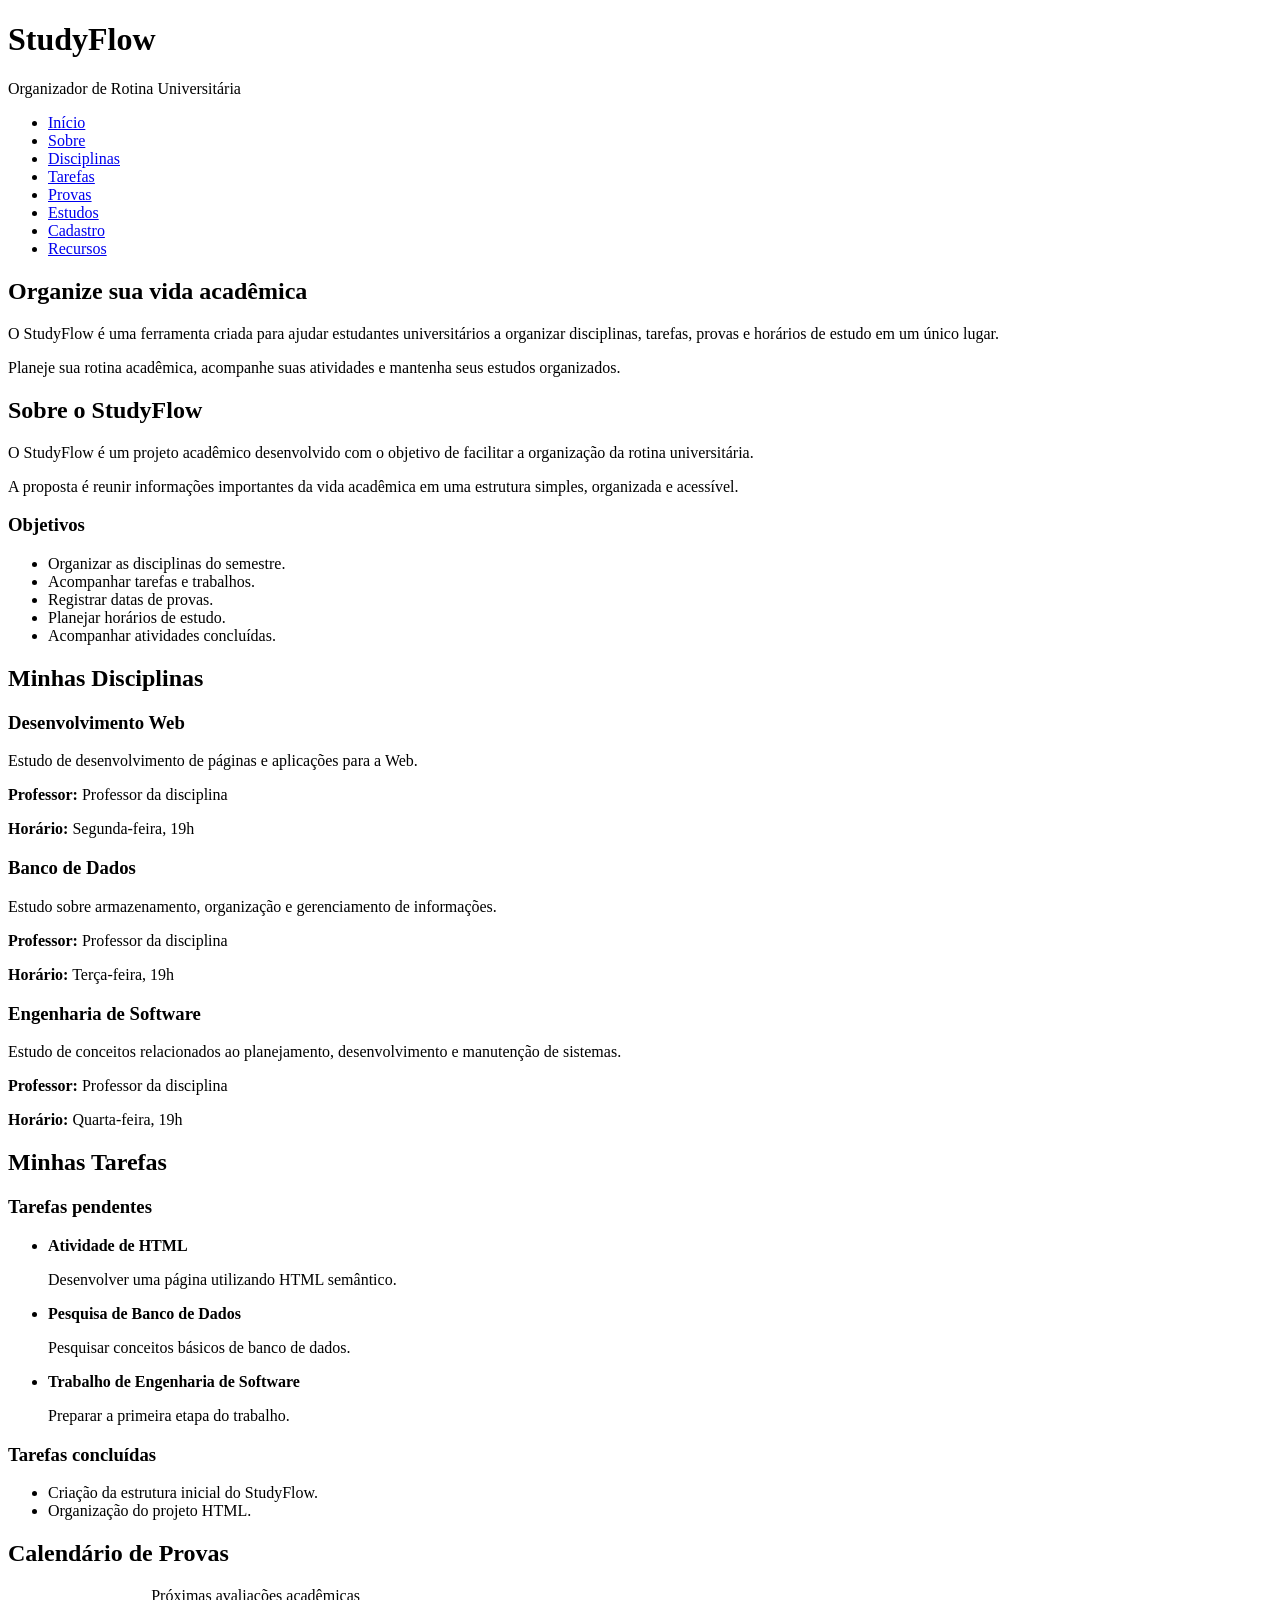
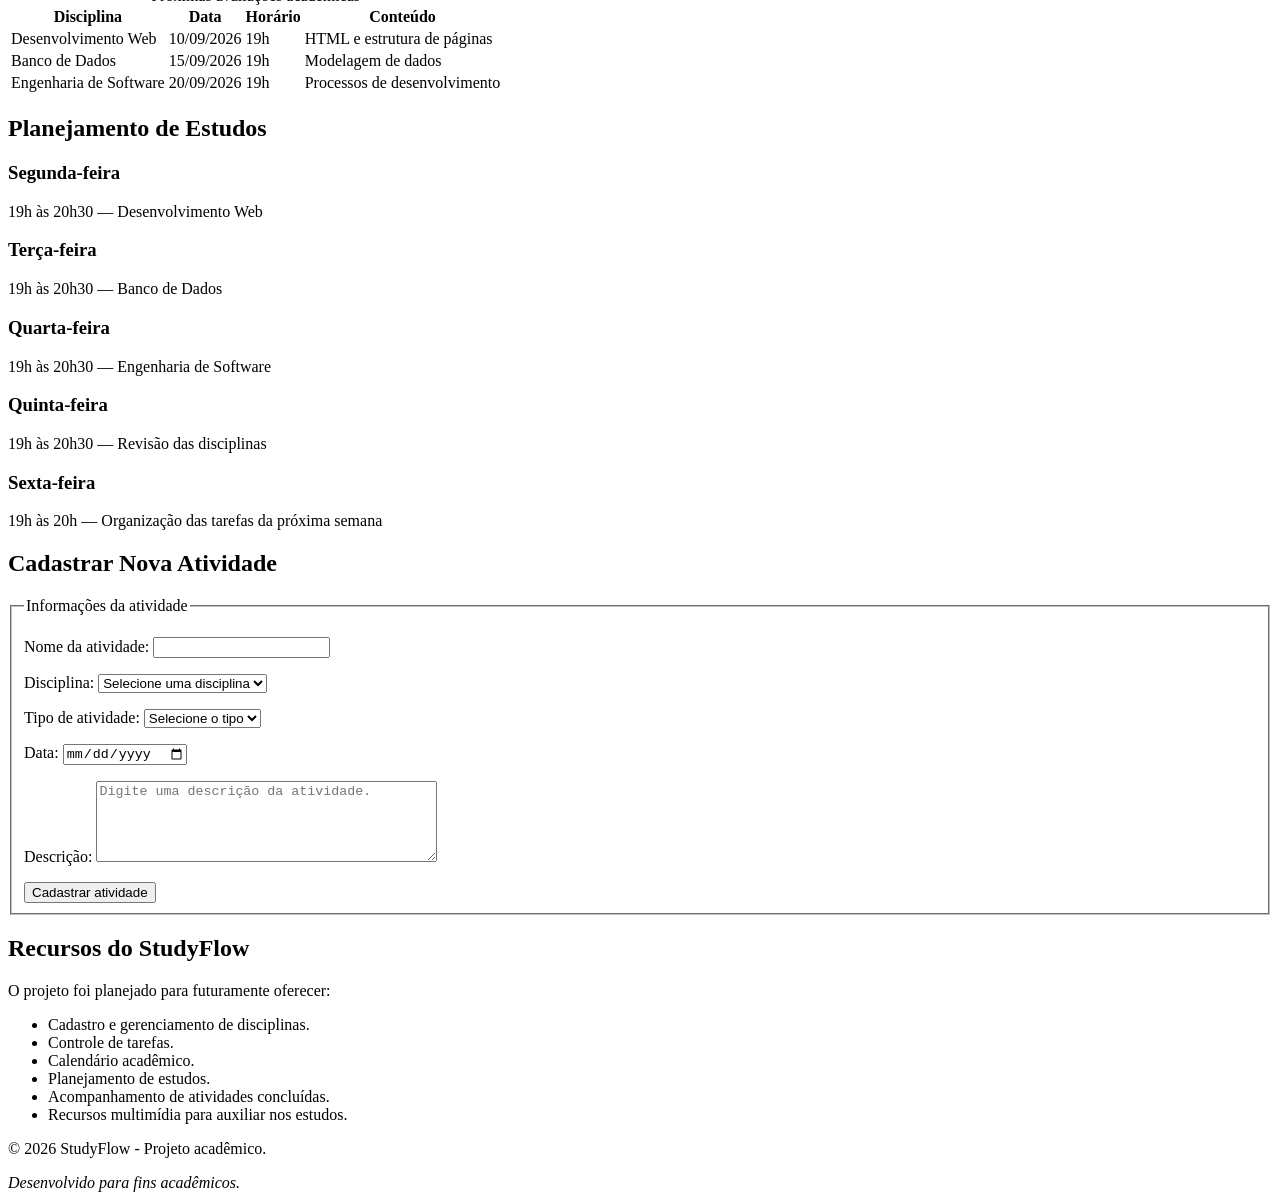
<file: index.html>
<!DOCTYPE html>
<html lang="pt-BR">

<head>
    <meta charset="UTF-8">
    <meta name="viewport" content="width=device-width, initial-scale=1.0">

    <meta name="description"
        content="StudyFlow - organizador de rotina universitária para disciplinas, tarefas, provas e estudos.">

    <title>StudyFlow - Organizador de Rotina Universitária</title>
</head>

<body>

    <header>
        <h1>StudyFlow</h1>
        <p>Organizador de Rotina Universitária</p>

        <nav aria-label="Navegação principal">
            <ul>
                <li><a href="#inicio">Início</a></li>
                <li><a href="#sobre">Sobre</a></li>
                <li><a href="#disciplinas">Disciplinas</a></li>
                <li><a href="#tarefas">Tarefas</a></li>
                <li><a href="#provas">Provas</a></li>
                <li><a href="#estudos">Estudos</a></li>
                <li><a href="#cadastro">Cadastro</a></li>
                <li><a href="#recursos">Recursos</a></li>
            </ul>
        </nav>
    </header>

    <main>

        <section id="inicio">
            <h2>Organize sua vida acadêmica</h2>

            <p>
                O StudyFlow é uma ferramenta criada para ajudar estudantes
                universitários a organizar disciplinas, tarefas, provas
                e horários de estudo em um único lugar.
            </p>

            <p>
                Planeje sua rotina acadêmica, acompanhe suas atividades
                e mantenha seus estudos organizados.
            </p>
        </section>

        <section id="sobre">
            <h2>Sobre o StudyFlow</h2>

            <p>
                O StudyFlow é um projeto acadêmico desenvolvido com o
                objetivo de facilitar a organização da rotina universitária.
            </p>

            <p>
                A proposta é reunir informações importantes da vida
                acadêmica em uma estrutura simples, organizada e acessível.
            </p>

            <h3>Objetivos</h3>

            <ul>
                <li>Organizar as disciplinas do semestre.</li>
                <li>Acompanhar tarefas e trabalhos.</li>
                <li>Registrar datas de provas.</li>
                <li>Planejar horários de estudo.</li>
                <li>Acompanhar atividades concluídas.</li>
            </ul>
        </section>

        <section id="disciplinas">
            <h2>Minhas Disciplinas</h2>

            <article>
                <h3>Desenvolvimento Web</h3>

                <p>
                    Estudo de desenvolvimento de páginas e aplicações
                    para a Web.
                </p>

                <p>
                    <strong>Professor:</strong> Professor da disciplina
                </p>

                <p>
                    <strong>Horário:</strong> Segunda-feira, 19h
                </p>
            </article>

            <article>
                <h3>Banco de Dados</h3>

                <p>
                    Estudo sobre armazenamento, organização e gerenciamento
                    de informações.
                </p>

                <p>
                    <strong>Professor:</strong> Professor da disciplina
                </p>

                <p>
                    <strong>Horário:</strong> Terça-feira, 19h
                </p>
            </article>

            <article>
                <h3>Engenharia de Software</h3>

                <p>
                    Estudo de conceitos relacionados ao planejamento,
                    desenvolvimento e manutenção de sistemas.
                </p>

                <p>
                    <strong>Professor:</strong> Professor da disciplina
                </p>

                <p>
                    <strong>Horário:</strong> Quarta-feira, 19h
                </p>
            </article>
        </section>

        <section id="tarefas">
            <h2>Minhas Tarefas</h2>

            <article>
                <h3>Tarefas pendentes</h3>

                <ul>
                    <li>
                        <strong>Atividade de HTML</strong>
                        <p>
                            Desenvolver uma página utilizando HTML semântico.
                        </p>
                    </li>

                    <li>
                        <strong>Pesquisa de Banco de Dados</strong>
                        <p>
                            Pesquisar conceitos básicos de banco de dados.
                        </p>
                    </li>

                    <li>
                        <strong>Trabalho de Engenharia de Software</strong>
                        <p>
                            Preparar a primeira etapa do trabalho.
                        </p>
                    </li>
                </ul>
            </article>

            <article>
                <h3>Tarefas concluídas</h3>

                <ul>
                    <li>Criação da estrutura inicial do StudyFlow.</li>
                    <li>Organização do projeto HTML.</li>
                </ul>
            </article>
        </section>

        <section id="provas">
            <h2>Calendário de Provas</h2>

            <table>
                <caption>Próximas avaliações acadêmicas</caption>

                <thead>
                    <tr>
                        <th scope="col">Disciplina</th>
                        <th scope="col">Data</th>
                        <th scope="col">Horário</th>
                        <th scope="col">Conteúdo</th>
                    </tr>
                </thead>

                <tbody>
                    <tr>
                        <td>Desenvolvimento Web</td>
                        <td>10/09/2026</td>
                        <td>19h</td>
                        <td>HTML e estrutura de páginas</td>
                    </tr>

                    <tr>
                        <td>Banco de Dados</td>
                        <td>15/09/2026</td>
                        <td>19h</td>
                        <td>Modelagem de dados</td>
                    </tr>

                    <tr>
                        <td>Engenharia de Software</td>
                        <td>20/09/2026</td>
                        <td>19h</td>
                        <td>Processos de desenvolvimento</td>
                    </tr>
                </tbody>
            </table>
        </section>

        <section id="estudos">
            <h2>Planejamento de Estudos</h2>

            <article>
                <h3>Segunda-feira</h3>
                <p>
                    19h às 20h30 — Desenvolvimento Web
                </p>
            </article>

            <article>
                <h3>Terça-feira</h3>
                <p>
                    19h às 20h30 — Banco de Dados
                </p>
            </article>

            <article>
                <h3>Quarta-feira</h3>
                <p>
                    19h às 20h30 — Engenharia de Software
                </p>
            </article>

            <article>
                <h3>Quinta-feira</h3>
                <p>
                    19h às 20h30 — Revisão das disciplinas
                </p>
            </article>

            <article>
                <h3>Sexta-feira</h3>
                <p>
                    19h às 20h — Organização das tarefas da próxima semana
                </p>
            </article>
        </section>

        <section id="cadastro">
            <h2>Cadastrar Nova Atividade</h2>

            <form action="#" method="post">

                <fieldset>
                    <legend>Informações da atividade</legend>

                    <p>
                        <label for="atividade">
                            Nome da atividade:
                        </label>

                        <input
                            type="text"
                            id="atividade"
                            name="atividade"
                            required
                        >
                    </p>

                    <p>
                        <label for="disciplina">
                            Disciplina:
                        </label>

                        <select
                            id="disciplina"
                            name="disciplina"
                            required
                        >
                            <option value="">
                                Selecione uma disciplina
                            </option>

                            <option value="desenvolvimento-web">
                                Desenvolvimento Web
                            </option>

                            <option value="banco-de-dados">
                                Banco de Dados
                            </option>

                            <option value="engenharia-software">
                                Engenharia de Software
                            </option>
                        </select>
                    </p>

                    <p>
                        <label for="tipo">
                            Tipo de atividade:
                        </label>

                        <select
                            id="tipo"
                            name="tipo"
                            required
                        >
                            <option value="">
                                Selecione o tipo
                            </option>

                            <option value="tarefa">
                                Tarefa
                            </option>

                            <option value="trabalho">
                                Trabalho
                            </option>

                            <option value="prova">
                                Prova
                            </option>

                            <option value="estudo">
                                Estudo
                            </option>
                        </select>
                    </p>

                    <p>
                        <label for="data">
                            Data:
                        </label>

                        <input
                            type="date"
                            id="data"
                            name="data"
                            required
                        >
                    </p>

                    <p>
                        <label for="descricao">
                            Descrição:
                        </label>

                        <textarea
                            id="descricao"
                            name="descricao"
                            rows="5"
                            cols="40"
                            placeholder="Digite uma descrição da atividade."
                        ></textarea>
                    </p>

                    <button type="submit">
                        Cadastrar atividade
                    </button>

                </fieldset>

            </form>
        </section>

        <section id="recursos">
            <h2>Recursos do StudyFlow</h2>

            <p>
                O projeto foi planejado para futuramente oferecer:
            </p>

            <ul>
                <li>Cadastro e gerenciamento de disciplinas.</li>
                <li>Controle de tarefas.</li>
                <li>Calendário acadêmico.</li>
                <li>Planejamento de estudos.</li>
                <li>Acompanhamento de atividades concluídas.</li>
                <li>Recursos multimídia para auxiliar nos estudos.</li>
            </ul>
        </section>

    </main>

    <footer>
        <p>
            &copy; 2026 StudyFlow - Projeto acadêmico.
        </p>

        <address>
            Desenvolvido para fins acadêmicos.
        </address>
    </footer>

</body>

</html>
</file>
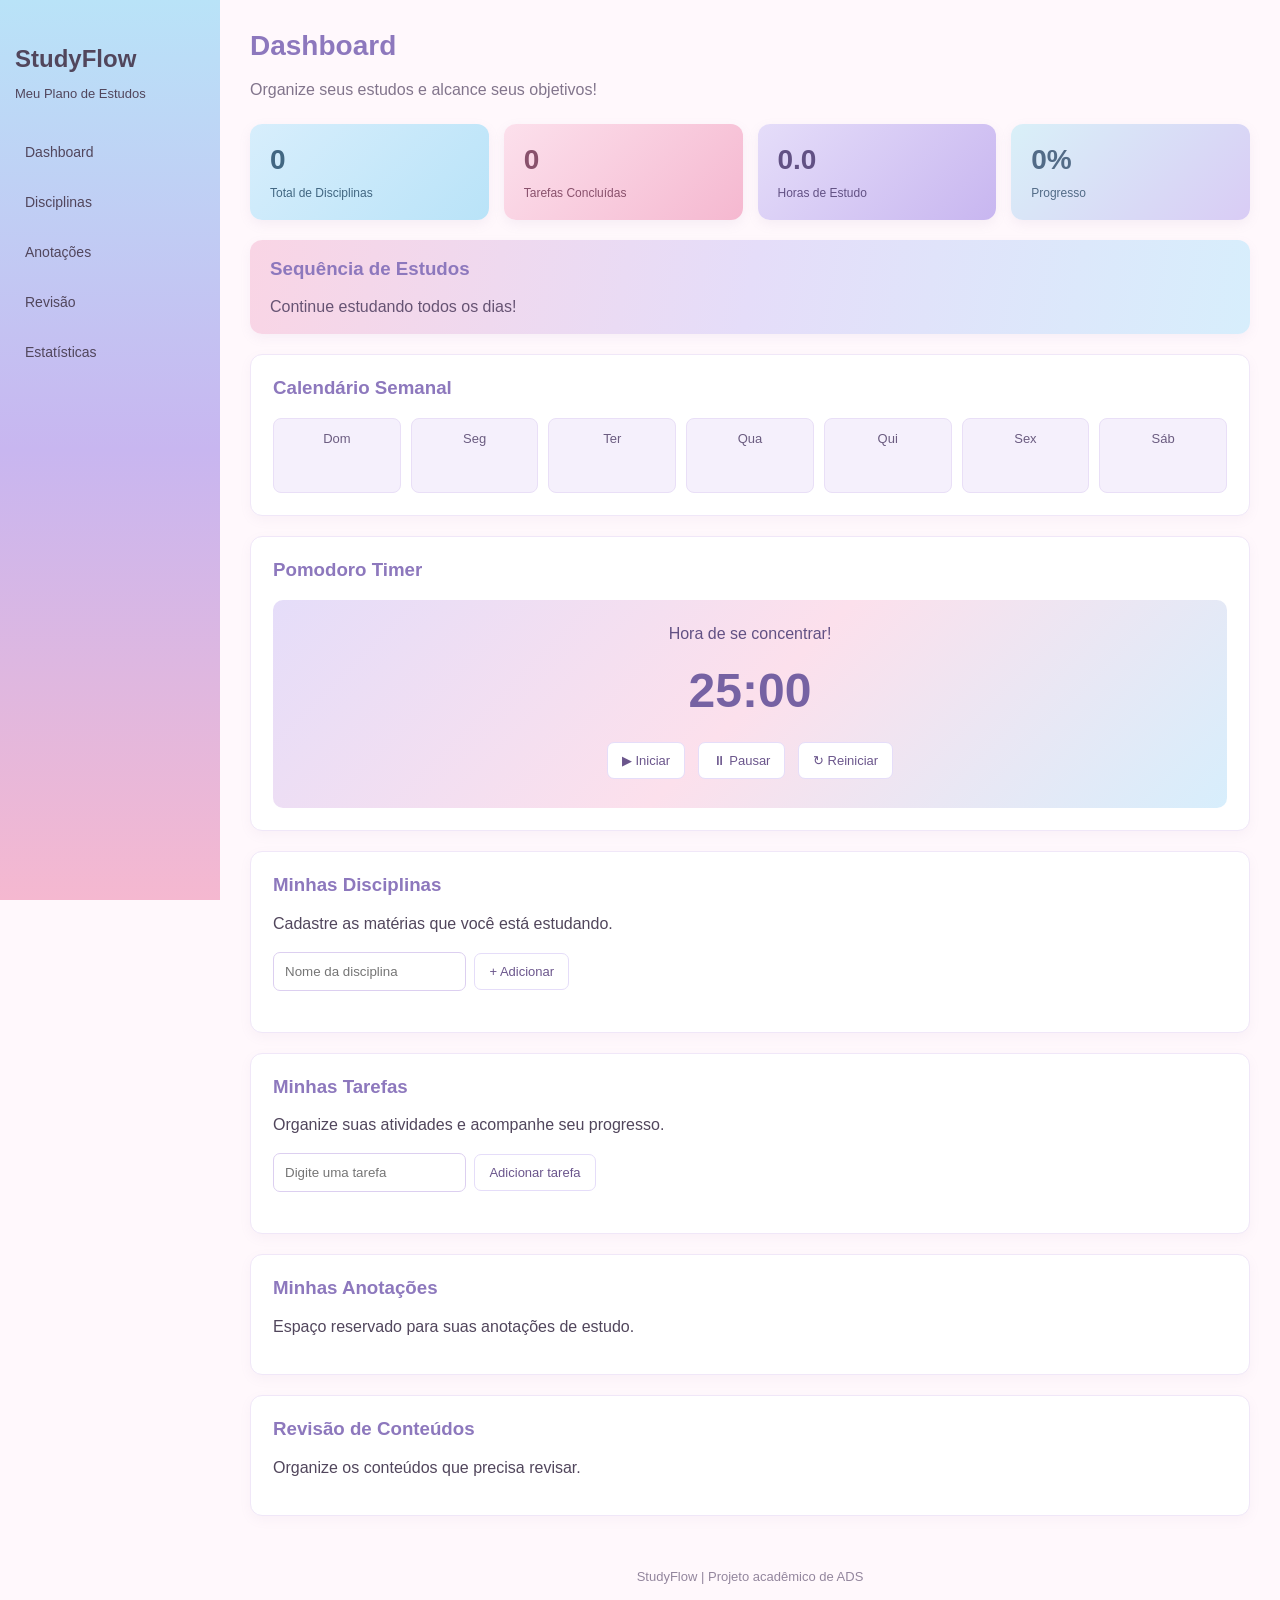
<file: projeto fronte end/index.html>
<!DOCTYPE html>
<html lang="pt-BR">
<head>
    <meta charset="UTF-8">
    <meta name="viewport" content="width=device-width, initial-scale=1.0">
    <title>StudyFlow</title>
    <link rel="stylesheet" href="css/style.css">
</head>
<body>

    <aside class="sidebar">
        <h2>StudyFlow</h2>
        <p>Meu Plano de Estudos</p>

        <nav>
            <a href="#dashboard"> Dashboard</a>
            <a href="#disciplinas"> Disciplinas</a>
            <a href="#anotacoes"> Anotações</a>
            <a href="#revisao"> Revisão</a>
            <a href="#estatisticas"> Estatísticas</a>
        </nav>
    </aside>

    <main class="conteudo">

        <header>
            <h1>Dashboard</h1>
            <p>Organize seus estudos e alcance seus objetivos!</p>
        </header>

        <section class="estatisticas" id="estatisticas">

            <div class="cartao azul">
                <h2 id="totalDisciplinas">0</h2>
                <p>Total de Disciplinas</p>
            </div>

            <div class="cartao rosa">
                <h2 id="totalTarefas">0</h2>
                <p>Tarefas Concluídas</p>
            </div>

            <div class="cartao ciano">
                <h2 id="horasEstudo">0.0</h2>
                <p>Horas de Estudo</p>
            </div>

            <div class="cartao verde">
                <h2 id="progresso">0%</h2>
                <p>Progresso</p>
            </div>

        </section>

        <section class="sequencia">
            <h3> Sequência de Estudos</h3>
            <p>Continue estudando todos os dias!</p>
        </section>

        <section class="calendario">
            <h3>Calendário Semanal</h3>

            <div class="dias">
                <div>Dom</div>
                <div>Seg</div>
                <div>Ter</div>
                <div>Qua</div>
                <div>Qui</div>
                <div>Sex</div>
                <div>Sáb</div>
            </div>
        </section>

        <section class="pomodoro">
            <h3>Pomodoro Timer</h3>

            <div class="temporizador">
                <p>Hora de se concentrar!</p>

                <h2 id="tempo">25:00</h2>

                <button id="iniciar">▶ Iniciar</button>
                <button id="pausar">⏸ Pausar</button>
                <button id="reiniciar">↻ Reiniciar</button>
            </div>
        </section>

        
<section id="disciplinas">
    <h3> Minhas Disciplinas</h3>
    <p>Cadastre as matérias que você está estudando.</p>

    <form id="form-disciplina">
        <input
            type="text"
            id="nome-disciplina"
            placeholder="Nome da disciplina"
            required
        >
        <button type="submit">+ Adicionar</button>
    </form>

    <ul id="lista-disciplinas"></ul>
</section>


        
<section id="tarefas">
    <h3>Minhas Tarefas</h3>
    <p>Organize suas atividades e acompanhe seu progresso.</p>

    <form id="form-tarefa">
        <input
            type="text"
            id="nome-tarefa"
            placeholder="Digite uma tarefa"
            required
        >
        <button type="submit">Adicionar tarefa</button>
    </form>

    <ul id="lista-tarefas"></ul>
</section>

<section id="anotacoes">
    <h3>Minhas Anotações</h3>
    <p>Espaço reservado para suas anotações de estudo.</p>
</section>


        <section id="revisao">
            <h3>Revisão de Conteúdos</h3>
            <p>Organize os conteúdos que precisa revisar.</p>
        </section>

        <footer>
            <p>StudyFlow | Projeto acadêmico de ADS</p>
        </footer>

    </main>

    <script src="js/script.js"></script>

</body>
</html>
</file>
<file: projeto fronte end/css/style.css>
/* CONFIGURAÇÕES GERAIS */
* {
    box-sizing: border-box;
}

body {
    margin: 0;
    font-family: Arial, sans-serif;
    background: #FFF8FC;
    color: #51465C;
}

/* MENU LATERAL */
.sidebar {
    position: fixed;
    top: 0;
    left: 0;
    width: 220px;
    height: 100vh;
    padding: 25px 15px;
    background: linear-gradient(180deg, #B9E3F8, #C8B6F0, #F5B8D0);
    color: #51465C;
    overflow-y: auto;
}

.sidebar h2 {
    font-size: 24px;
    margin-bottom: 10px;
}

.sidebar p {
    font-size: 13px;
    margin-bottom: 30px;
}

.sidebar nav a {
    display: block;
    padding: 13px 10px;
    margin-bottom: 8px;
    color: #51465C;
    text-decoration: none;
    border-radius: 8px;
    font-size: 14px;
    transition: 0.3s;
}

.sidebar nav a:hover {
    background: #FFFFFF80;
    transform: translateX(4px);
}

/* CONTEÚDO PRINCIPAL */
.conteudo {
    margin-left: 220px;
    padding: 30px;
}

header h1 {
    margin-top: 0;
    font-size: 28px;
    color: #8D78BD;
}

header p {
    color: #82758C;
    margin-bottom: 25px;
}

/* CARTÕES DE ESTATÍSTICAS */
.estatisticas {
    display: grid;
    grid-template-columns: repeat(4, 1fr);
    gap: 15px;
    margin-bottom: 20px;
}

.cartao {
    padding: 20px;
    border-radius: 12px;
    box-shadow: 0 4px 12px #9C86B51A;
    transition: transform 0.3s;
}

.cartao:hover {
    transform: translateY(-4px);
}

.cartao h2 {
    margin: 0 0 10px;
    font-size: 28px;
}

.cartao p {
    margin: 0;
    font-size: 12px;
}

/* CORES DOS CARTÕES */
.azul {
    background: linear-gradient(135deg, #D7EEFC, #B9E3F8);
    color: #426782;
}

.rosa {
    background: linear-gradient(135deg, #FCE0EC, #F5B8D0);
    color: #89516C;
}

.ciano {
    background: linear-gradient(135deg, #E5DDF9, #C8B6F0);
    color: #625184;
}

.verde {
    background: linear-gradient(135deg, #D9F0F8, #D9CCF5);
    color: #526B87;
}

/* SEQUÊNCIA DE ESTUDOS */
.sequencia {
    padding: 18px 20px;
    margin-bottom: 20px;
    border-radius: 12px;
    background: linear-gradient(100deg, #F9D5E5, #E5DDF9, #D7EEFC);
    color: #665373;
    box-shadow: 0 4px 12px #9C86B515;
}

.sequencia h3 {
    margin-top: 0;
}

.sequencia p {
    margin-bottom: 0;
}

/* SEÇÕES E CARTÕES */
section:not(.estatisticas):not(.sequencia) {
    background: #FFFFFF;
    padding: 22px;
    margin-bottom: 20px;
    border-radius: 12px;
    border: 1px solid #F0E7F8;
    box-shadow: 0 4px 12px #9C86B510;
}

section h3 {
    margin-top: 0;
    color: #8D78BD;
}

/* CALENDÁRIO */
.dias {
    display: grid;
    grid-template-columns: repeat(7, 1fr);
    gap: 10px;
}

.dias div {
    min-height: 75px;
    padding: 12px 8px;
    background: #F5F0FC;
    border: 1px solid #E9DFF7;
    border-radius: 8px;
    text-align: center;
    font-size: 13px;
    color: #6B5C80;
}

/* TEMPORIZADOR POMODORO */
.pomodoro {
    background: #FFFFFF;
    padding: 22px;
    margin-bottom: 20px;
    border-radius: 12px;
    border: 1px solid #F0E7F8;
    box-shadow: 0 4px 12px #9C86B510;
}

.temporizador {
    padding: 25px;
    text-align: center;
    color: #625184;
    border-radius: 10px;
    background: linear-gradient(135deg, #E5DDF9, #FCE0EC, #D7EEFC);
}

.temporizador p {
    margin-top: 0;
}

.temporizador h2 {
    font-size: 48px;
    margin: 20px 0;
    color: #7662A3;
}

/* BOTÕES */
button {
    padding: 10px 14px;
    margin: 4px;
    border: 1px solid #E5DDF9;
    border-radius: 7px;
    background: #FFFFFF;
    color: #6B568C;
    font-size: 13px;
    cursor: pointer;
    transition: 0.3s;
}

button:hover {
    background: #F5B8D0;
    color: #603F56;
}

/* CAMPOS DE TEXTO */
input,
textarea {
    padding: 11px;
    border: 1px solid #DCCFF0;
    border-radius: 7px;
    outline: none;
    font-family: Arial, sans-serif;
}

input:focus,
textarea:focus {
    border-color: #B39DDB;
    box-shadow: 0 0 5px #C8B6F080;
}

/* RODAPÉ */
footer {
    text-align: center;
    padding: 20px;
    color: #93869D;
    font-size: 13px;
}

/* ADAPTAÇÃO PARA CELULARES */
@media (max-width: 1000px) {
    .estatisticas {
        grid-template-columns: repeat(2, 1fr);
    }
}

@media (max-width: 800px) {
    .sidebar {
        position: relative;
        width: 100%;
        height: auto;
        padding: 20px;
    }

    .sidebar p {
        margin-bottom: 15px;
    }

    .sidebar nav {
        display: flex;
        flex-wrap: wrap;
        gap: 5px;
    }

    .sidebar nav a {
        margin: 0;
    }

    .conteudo {
        margin-left: 0;
        padding: 20px 15px;
    }

    .dias {
        grid-template-columns: repeat(4, 1fr);
    }
}

@media (max-width: 480px) {
    .estatisticas {
        grid-template-columns: 1fr 1fr;
        gap: 10px;
    }

    .cartao {
        padding: 15px;
    }

    .cartao h2 {
        font-size: 23px;
    }

    .temporizador h2 {
        font-size: 40px;
    }

    .dias {
        grid-template-columns: repeat(2, 1fr);
    }
}
</file>
